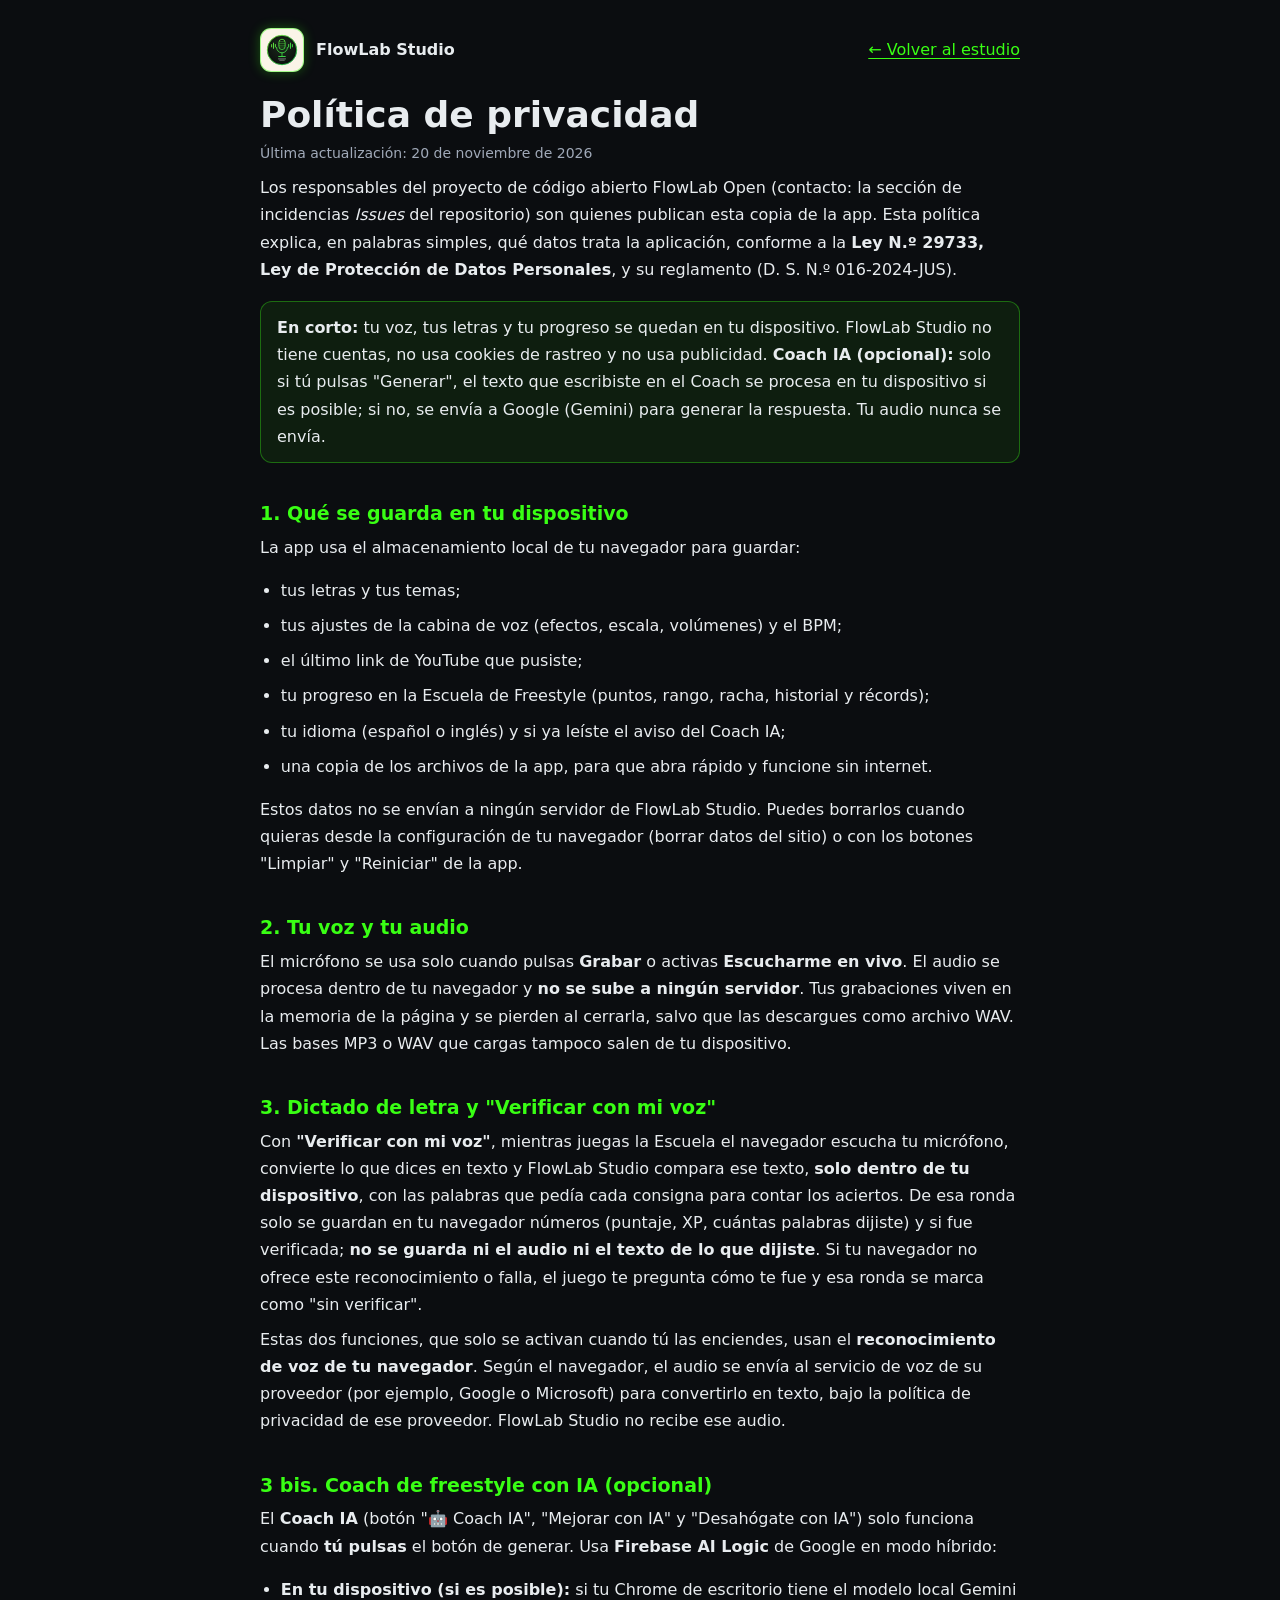
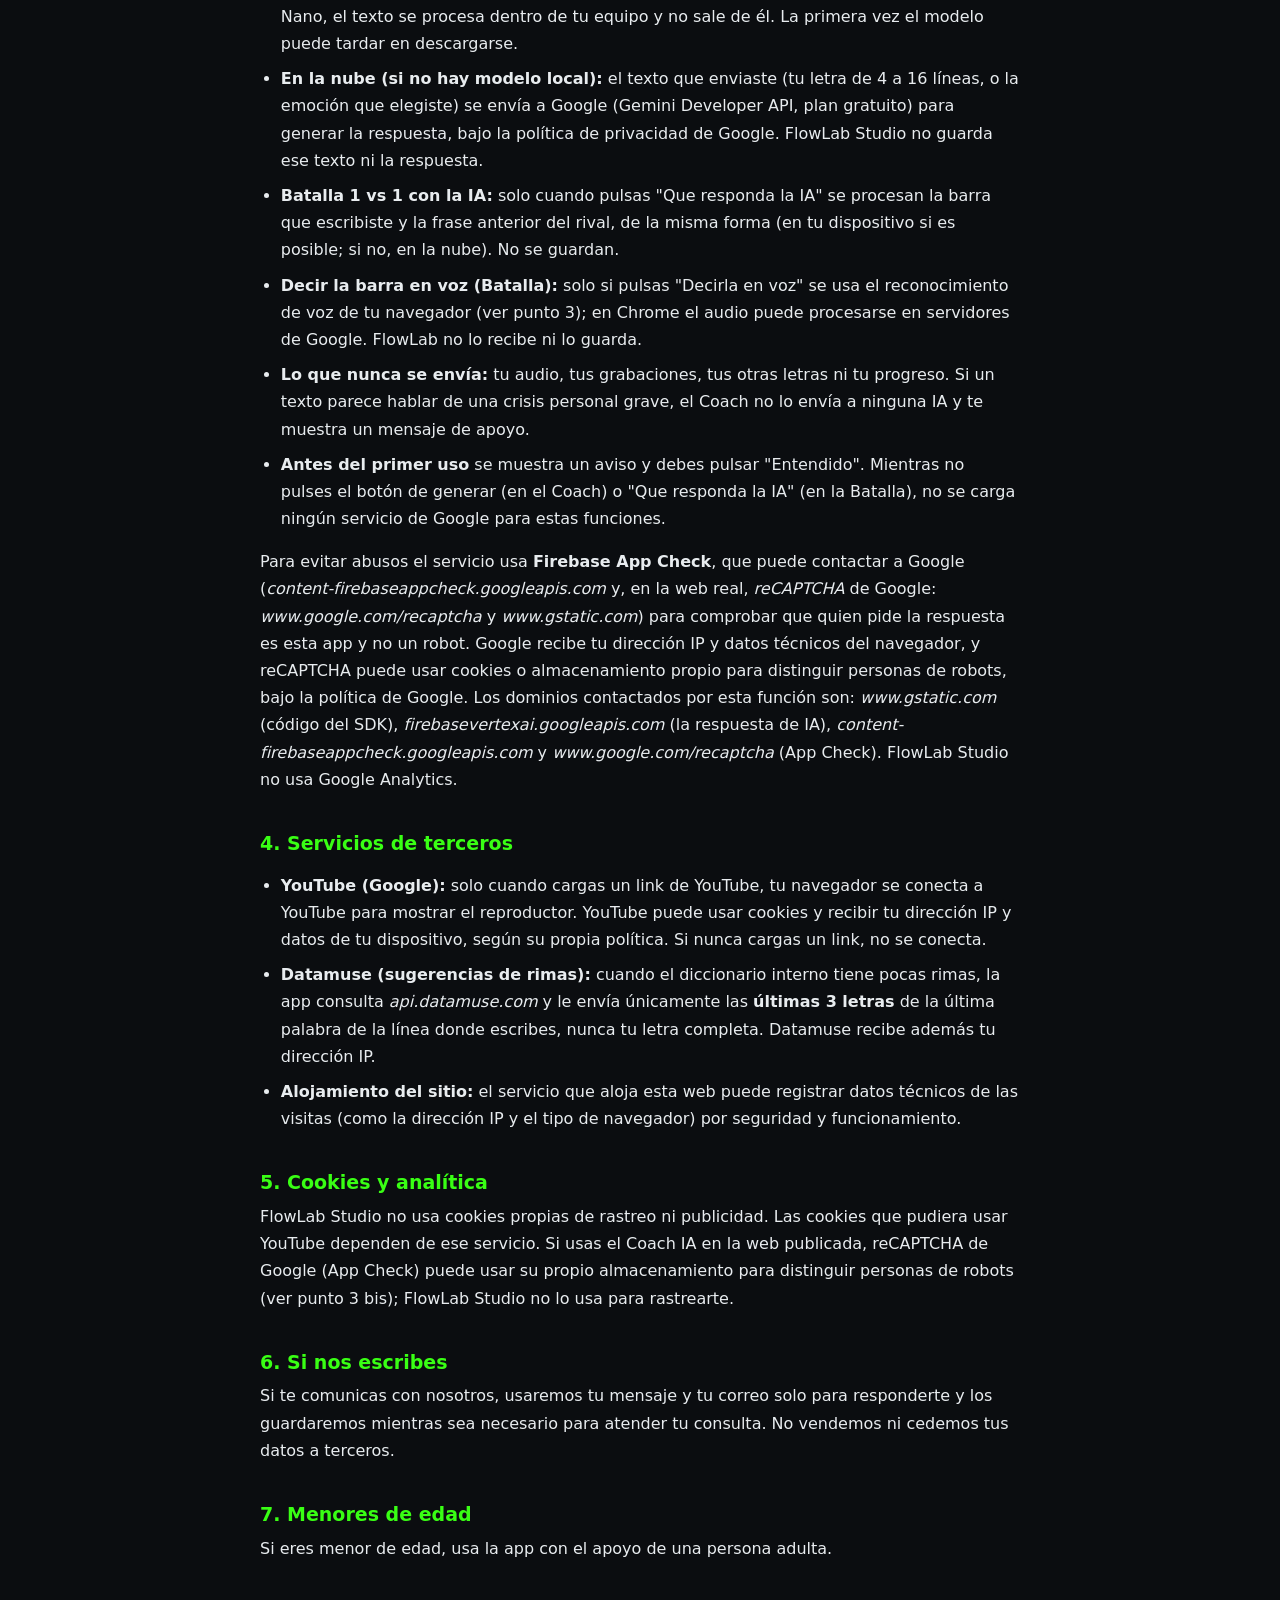
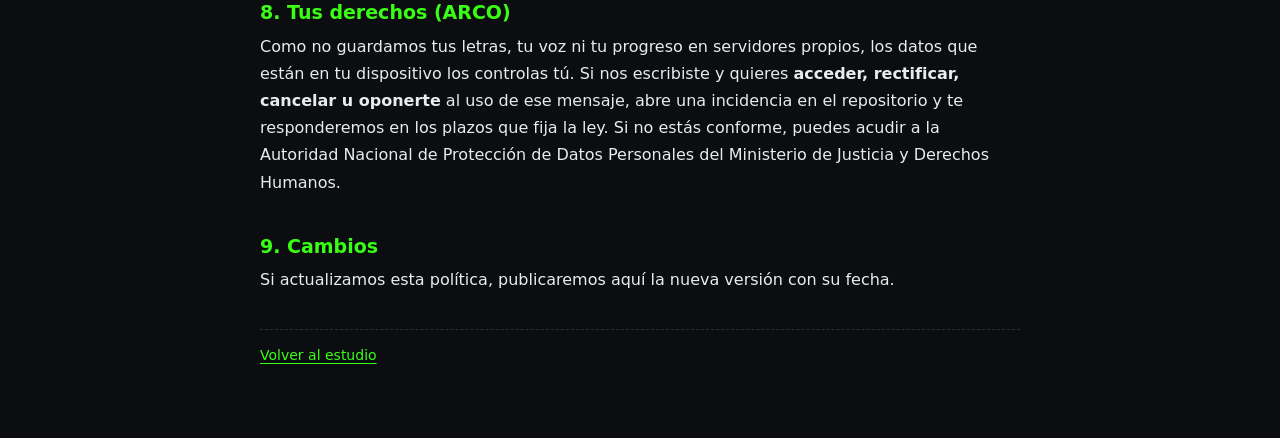
<file: public/privacidad.html>
<!doctype html>
<html lang="es-PE">
<head>
<meta charset="utf-8">
<meta http-equiv="Content-Security-Policy" content="default-src 'none'; img-src 'self'; style-src 'self'; base-uri 'none'; form-action 'none'">
<meta name="viewport" content="width=device-width,initial-scale=1">
<title>Política de privacidad | FlowLab Studio</title>
<meta name="description" content="Qué datos trata FlowLab Studio: tu voz y tus letras se quedan en tu dispositivo. Conforme a la Ley N.º 29733 de Protección de Datos Personales del Perú.">
<meta name="robots" content="noindex,follow">
<meta name="theme-color" content="#39ff14">
<link rel="icon" href="favicon.ico" sizes="48x48">
<link rel="icon" type="image/png" sizes="192x192" href="assets/icon-192.png">
<link rel="apple-touch-icon" href="apple-touch-icon.png">
<link rel="stylesheet" href="legal.css">
</head>
<body>
<main class="doc">
  <div class="top">
    <a class="brand" href="./"><span class="tile"><img src="assets/logo.svg" alt="Logotipo de FlowLab Studio"></span>FlowLab Studio</a>
    <a href="./">← Volver al estudio</a>
  </div>

  <h1>Política de privacidad</h1>
  <p class="meta">Última actualización: 20 de noviembre de 2026</p>

  <p>Los responsables del proyecto de código abierto FlowLab Open (contacto: la sección de incidencias <em>Issues</em> del repositorio) son quienes publican esta copia de la app. Esta política explica, en palabras simples, qué datos trata la aplicación, conforme a la <strong>Ley N.º 29733, Ley de Protección de Datos Personales</strong>, y su reglamento (D. S. N.º 016-2024-JUS).</p>

  <div class="resumen"><strong>En corto:</strong> tu voz, tus letras y tu progreso se quedan en tu dispositivo. FlowLab Studio no tiene cuentas, no usa cookies de rastreo y no usa publicidad. <strong>Coach IA (opcional):</strong> solo si tú pulsas "Generar", el texto que escribiste en el Coach se procesa en tu dispositivo si es posible; si no, se envía a Google (Gemini) para generar la respuesta. Tu audio nunca se envía.</div>

  <h2>1. Qué se guarda en tu dispositivo</h2>
  <p>La app usa el almacenamiento local de tu navegador para guardar:</p>
  <ul>
    <li>tus letras y tus temas;</li>
    <li>tus ajustes de la cabina de voz (efectos, escala, volúmenes) y el BPM;</li>
    <li>el último link de YouTube que pusiste;</li>
    <li>tu progreso en la Escuela de Freestyle (puntos, rango, racha, historial y récords);
    <li>tu idioma (español o inglés) y si ya leíste el aviso del Coach IA;</li>
    <li>una copia de los archivos de la app, para que abra rápido y funcione sin internet.</li>
  </ul>
  <p>Estos datos no se envían a ningún servidor de FlowLab Studio. Puedes borrarlos cuando quieras desde la configuración de tu navegador (borrar datos del sitio) o con los botones "Limpiar" y "Reiniciar" de la app.</p>

  <h2>2. Tu voz y tu audio</h2>
  <p>El micrófono se usa solo cuando pulsas <strong>Grabar</strong> o activas <strong>Escucharme en vivo</strong>. El audio se procesa dentro de tu navegador y <strong>no se sube a ningún servidor</strong>. Tus grabaciones viven en la memoria de la página y se pierden al cerrarla, salvo que las descargues como archivo WAV. Las bases MP3 o WAV que cargas tampoco salen de tu dispositivo.</p>

  <h2>3. Dictado de letra y "Verificar con mi voz"</h2>
  <p>Con <strong>"Verificar con mi voz"</strong>, mientras juegas la Escuela el navegador escucha tu micrófono, convierte lo que dices en texto y FlowLab Studio compara ese texto, <strong>solo dentro de tu dispositivo</strong>, con las palabras que pedía cada consigna para contar los aciertos. De esa ronda solo se guardan en tu navegador números (puntaje, XP, cuántas palabras dijiste) y si fue verificada; <strong>no se guarda ni el audio ni el texto de lo que dijiste</strong>. Si tu navegador no ofrece este reconocimiento o falla, el juego te pregunta cómo te fue y esa ronda se marca como "sin verificar".</p>
  <p>Estas dos funciones, que solo se activan cuando tú las enciendes, usan el <strong>reconocimiento de voz de tu navegador</strong>. Según el navegador, el audio se envía al servicio de voz de su proveedor (por ejemplo, Google o Microsoft) para convertirlo en texto, bajo la política de privacidad de ese proveedor. FlowLab Studio no recibe ese audio.</p>

  <h2>3 bis. Coach de freestyle con IA (opcional)</h2>
  <p>El <strong>Coach IA</strong> (botón "🤖 Coach IA", "Mejorar con IA" y "Desahógate con IA") solo funciona cuando <strong>tú pulsas</strong> el botón de generar. Usa <strong>Firebase AI Logic</strong> de Google en modo híbrido:</p>
  <ul>
    <li><strong>En tu dispositivo (si es posible):</strong> si tu Chrome de escritorio tiene el modelo local Gemini Nano, el texto se procesa dentro de tu equipo y no sale de él. La primera vez el modelo puede tardar en descargarse.</li>
    <li><strong>En la nube (si no hay modelo local):</strong> el texto que enviaste (tu letra de 4 a 16 líneas, o la emoción que elegiste) se envía a Google (Gemini Developer API, plan gratuito) para generar la respuesta, bajo la política de privacidad de Google. FlowLab Studio no guarda ese texto ni la respuesta.</li>
    <li><strong>Batalla 1 vs 1 con la IA:</strong> solo cuando pulsas "Que responda la IA" se procesan la barra que escribiste y la frase anterior del rival, de la misma forma (en tu dispositivo si es posible; si no, en la nube). No se guardan.</li>
    <li><strong>Decir la barra en voz (Batalla):</strong> solo si pulsas "Decirla en voz" se usa el reconocimiento de voz de tu navegador (ver punto 3); en Chrome el audio puede procesarse en servidores de Google. FlowLab no lo recibe ni lo guarda.</li>
    <li><strong>Lo que nunca se envía:</strong> tu audio, tus grabaciones, tus otras letras ni tu progreso. Si un texto parece hablar de una crisis personal grave, el Coach no lo envía a ninguna IA y te muestra un mensaje de apoyo.</li>
    <li><strong>Antes del primer uso</strong> se muestra un aviso y debes pulsar "Entendido". Mientras no pulses el botón de generar (en el Coach) o "Que responda la IA" (en la Batalla), no se carga ningún servicio de Google para estas funciones.</li>
  </ul>
  <p>Para evitar abusos el servicio usa <strong>Firebase App Check</strong>, que puede contactar a Google (<em>content-firebaseappcheck.googleapis.com</em> y, en la web real, <em>reCAPTCHA</em> de Google: <em>www.google.com/recaptcha</em> y <em>www.gstatic.com</em>) para comprobar que quien pide la respuesta es esta app y no un robot. Google recibe tu dirección IP y datos técnicos del navegador, y reCAPTCHA puede usar cookies o almacenamiento propio para distinguir personas de robots, bajo la política de Google. Los dominios contactados por esta función son: <em>www.gstatic.com</em> (código del SDK), <em>firebasevertexai.googleapis.com</em> (la respuesta de IA), <em>content-firebaseappcheck.googleapis.com</em> y <em>www.google.com/recaptcha</em> (App Check). FlowLab Studio no usa Google Analytics.</p>

  <h2>4. Servicios de terceros</h2>
  <ul>
    <li><strong>YouTube (Google):</strong> solo cuando cargas un link de YouTube, tu navegador se conecta a YouTube para mostrar el reproductor. YouTube puede usar cookies y recibir tu dirección IP y datos de tu dispositivo, según su propia política. Si nunca cargas un link, no se conecta.</li>
    <li><strong>Datamuse (sugerencias de rimas):</strong> cuando el diccionario interno tiene pocas rimas, la app consulta <em>api.datamuse.com</em> y le envía únicamente las <strong>últimas 3 letras</strong> de la última palabra de la línea donde escribes, nunca tu letra completa. Datamuse recibe además tu dirección IP.</li>
    <li><strong>Alojamiento del sitio:</strong> el servicio que aloja esta web puede registrar datos técnicos de las visitas (como la dirección IP y el tipo de navegador) por seguridad y funcionamiento.</li>
  </ul>

  <h2>5. Cookies y analítica</h2>
  <p>FlowLab Studio no usa cookies propias de rastreo ni publicidad. Las cookies que pudiera usar YouTube dependen de ese servicio. Si usas el Coach IA en la web publicada, reCAPTCHA de Google (App Check) puede usar su propio almacenamiento para distinguir personas de robots (ver punto 3 bis); FlowLab Studio no lo usa para rastrearte.</p>

  <h2>6. Si nos escribes</h2>
  <p>Si te comunicas con nosotros, usaremos tu mensaje y tu correo solo para responderte y los guardaremos mientras sea necesario para atender tu consulta. No vendemos ni cedemos tus datos a terceros.</p>

  <h2>7. Menores de edad</h2>
  <p>Si eres menor de edad, usa la app con el apoyo de una persona adulta.</p>

  <h2>8. Tus derechos (ARCO)</h2>
  <p>Como no guardamos tus letras, tu voz ni tu progreso en servidores propios, los datos que están en tu dispositivo los controlas tú. Si nos escribiste y quieres <strong>acceder, rectificar, cancelar u oponerte</strong> al uso de ese mensaje, abre una incidencia en el repositorio y te responderemos en los plazos que fija la ley. Si no estás conforme, puedes acudir a la Autoridad Nacional de Protección de Datos Personales del Ministerio de Justicia y Derechos Humanos.</p>

  <h2>9. Cambios</h2>
  <p>Si actualizamos esta política, publicaremos aquí la nueva versión con su fecha.</p>

  <p class="pie"><a href="./">Volver al estudio</a></p>
</main>
</body>
</html>
</file>
<file: public/legal.css>
/* FlowLab Studio · estilo de las páginas legales y de la página 404 (mismo look oscuro y verde neón de la app) */
:root{--bg:#0b0d10;--fg:#e8ecef;--muted:#a0a9b8;--neon:#39ff14;--gold:#f5d76e;--line:#2a2f38}
*{box-sizing:border-box}
html,body{min-height:100%}
body{margin:0;background:radial-gradient(1000px 500px at 85% -10%,rgba(57,255,20,.07),transparent 60%),var(--bg);color:var(--fg);
  font:16px/1.7 "Segoe UI",system-ui,Roboto,Arial,sans-serif;padding:28px 20px 64px}
a{color:var(--neon);text-underline-offset:3px}
a:focus-visible{outline:2px solid var(--neon);outline-offset:3px;border-radius:4px}

.doc{max-width:760px;margin:0 auto}
.doc .top{display:flex;align-items:center;justify-content:space-between;gap:12px;flex-wrap:wrap;margin-bottom:8px}
.doc .brand{display:flex;align-items:center;gap:12px;color:var(--fg);text-decoration:none;font-weight:700}
.tile{display:grid;place-items:center;width:44px;height:44px;border-radius:11px;background:#faf4e8;border:1px solid rgba(57,255,20,.45);box-shadow:0 0 12px rgba(57,255,20,.3)}
.tile img{display:block;height:32px;width:auto}
.doc h1{line-height:1.15;font-size:clamp(26px,5vw,36px);margin:22px 0 4px}
.doc h2{margin:2em 0 .3em;font-size:19px;line-height:1.3;color:var(--neon)}
.doc p,.doc li{margin:.5em 0}
.doc ul{padding-left:1.3em}
.doc .meta{color:var(--muted);font-size:14px}
.doc .resumen{background:rgba(57,255,20,.07);border:1px solid rgba(57,255,20,.35);border-radius:12px;padding:12px 16px;margin:18px 0}
.todo{background:rgba(212,175,55,.14);border:1px solid rgba(212,175,55,.5);border-radius:6px;padding:0 6px;color:var(--gold);font-weight:600}
.doc .pie{margin-top:2.5em;padding-top:1em;border-top:1px dashed var(--line);color:var(--muted);font-size:14px}

/* Página 404 */
.e404{min-height:calc(100vh - 92px);display:grid;place-items:center;text-align:center}
.e404 .tile{width:72px;height:72px;border-radius:18px;margin:0 auto 18px}
.e404 .tile img{height:54px}
.e404 h1{font-size:clamp(72px,18vw,150px);line-height:.9;margin:0;color:var(--neon);text-shadow:0 0 24px rgba(57,255,20,.45)}
.e404 p{max-width:34ch;margin:16px auto 28px;color:var(--fg)}
.btn-home{display:inline-flex;align-items:center;min-height:50px;padding:0 24px;border-radius:14px;font-weight:700;text-decoration:none;
  color:#0b0d10;background:linear-gradient(135deg,#5cff3d,var(--neon));box-shadow:0 0 14px rgba(57,255,20,.4)}
.btn-home:hover{filter:brightness(1.1)}
.e404 .links{margin-top:22px;font-size:14px;color:var(--muted)}
.e404 .links a{color:var(--muted)}
.e404 .links a:hover{color:var(--neon)}
</file>
